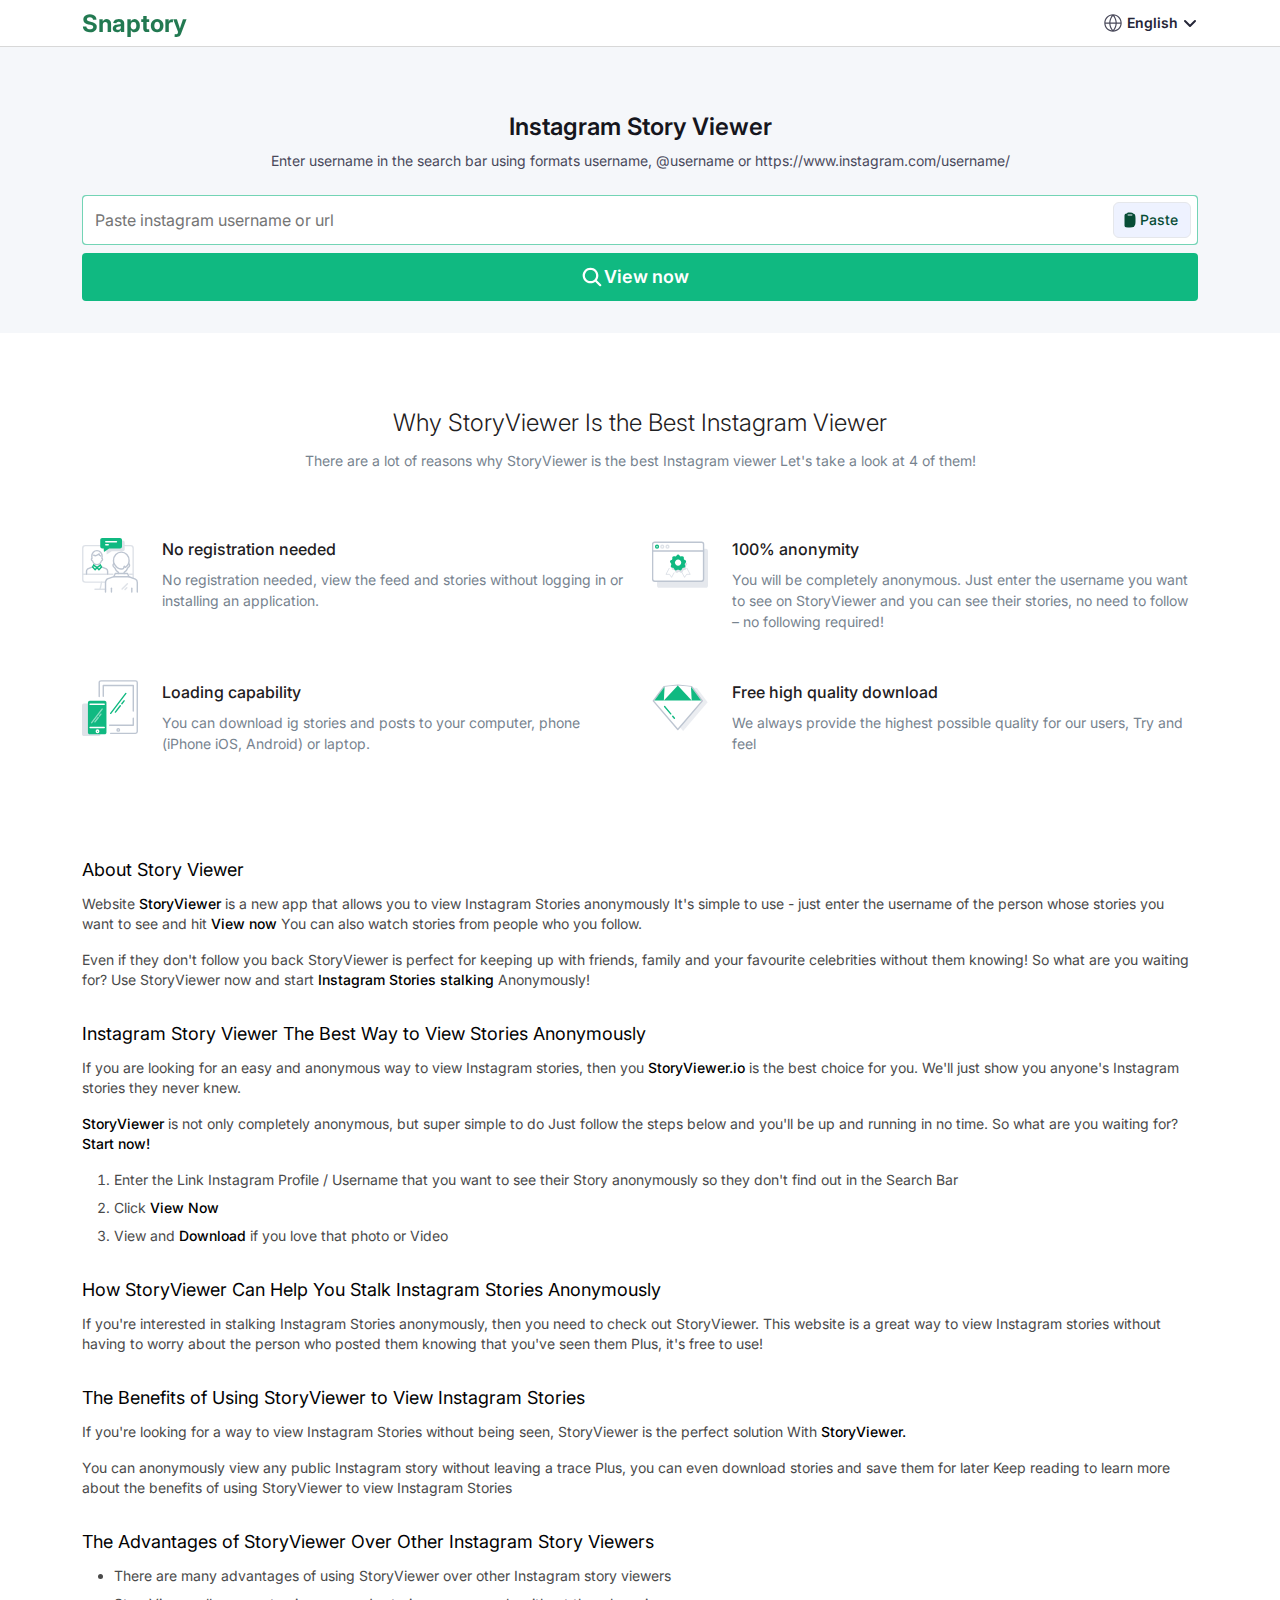
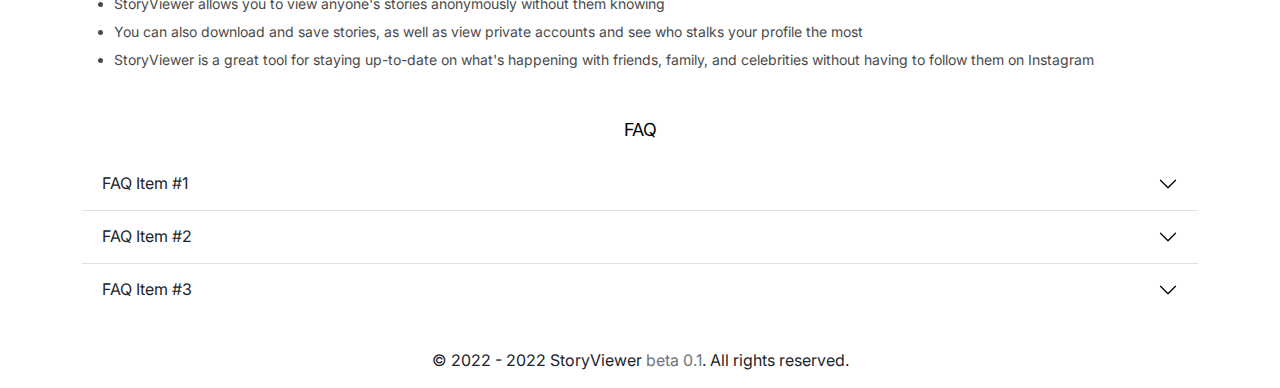
<file: index.html>
<!DOCTYPE html>
<html lang="en">
<head>
    <meta charset="UTF-8">
    <meta http-equiv="X-UA-Compatible" content="IE=edge">
    <meta name="viewport" content="width=device-width, initial-scale=1.0">
    <title>Document</title>
    <link href="/assets/css/bootstrap.css?v=1.5" rel="stylesheet">
    <link rel="stylesheet" href="/assets/style.css?v=1.5">

</head>
<body>
    <!-- HEADER Start  -->
    <header>
      <nav class="navbar" id="navbar">
          <div class="container">
            <a class="navbar-brand" href="#">Snaptory</a>
            <div class="navbar-language">
              <div class="nav-link" role="button" data-bs-toggle="dropdown" aria-expanded="false"><svg class="svg-globe" width="20" height="21" viewBox="0 0 20 21" fill="none" xmlns="http://www.w3.org/2000/svg"><path fill-rule="evenodd" clip-rule="evenodd" d="M10 1.33334C4.9374 1.33334 0.833344 5.4374 0.833344 10.5C0.833344 15.5626 4.9374 19.6667 10 19.6667C15.0626 19.6667 19.1667 15.5626 19.1667 10.5C19.1667 5.4374 15.0626 1.33334 10 1.33334ZM2.09412 10.0833H6.04855C6.13212 7.55265 6.9645 5.50806 7.7927 4.08012C8.11769 3.5198 8.44309 3.0525 8.72464 2.68554C5.09242 3.2738 2.28857 6.33342 2.09412 10.0833ZM6.06924 11.3333H2.12668C2.4989 14.8914 5.22791 17.7482 8.72462 18.3145C8.44308 17.9475 8.11768 17.4802 7.7927 16.9199C7.01044 15.5712 6.22445 13.6723 6.06924 11.3333ZM7.32232 11.3333H12.6777C12.5252 13.3994 11.8274 15.0835 11.126 16.2928C10.7295 16.9764 10.3338 17.5048 10.0396 17.8599L10 17.9073L9.96044 17.8599C9.66625 17.5048 9.27049 16.9764 8.87399 16.2928C8.1726 15.0835 7.47484 13.3994 7.32232 11.3333ZM12.7007 10.0833H7.29931C7.38218 7.82641 8.12602 5.99687 8.87399 4.70727C9.27049 4.02364 9.66625 3.49522 9.96044 3.14016L10 3.09271L10.0396 3.14016C10.3338 3.49522 10.7295 4.02364 11.126 4.70727C11.874 5.99687 12.6178 7.82641 12.7007 10.0833ZM13.9308 11.3333C13.7756 13.6723 12.9896 15.5712 12.2073 16.9199C11.8823 17.4802 11.5569 17.9475 11.2754 18.3145C14.7721 17.7482 17.5011 14.8914 17.8733 11.3333H13.9308ZM17.9059 10.0833H13.9515C13.8679 7.55265 13.0355 5.50806 12.2073 4.08012C11.8823 3.5198 11.5569 3.0525 11.2754 2.68554C14.9076 3.2738 17.7115 6.33342 17.9059 10.0833Z" fill="#49495A"/></svg>English</div>
              <ul class="dropdown-menu">
                  <li><a class="dropdown-item" href="#">English</a></li><li><a class="dropdown-item" href="#">Tiếng Việt</a></li>
                  <li><a class="dropdown-item" href="#">GGG</a></li>
              </ul>
            </div>
          </div>
        </nav>

    </header>
    <!-- MAIN Start  -->
    <main>
          <div class="hero" id="hero">
            <div class="container">
                <div class="row">
                    <div class="col-12">
                        <h1 class="hero-h1">Instagram Story Viewer</h1>
                        <h2 class="hero-h2">Enter username in the search bar using formats username, @username or https://www.instagram.com/username/</h2>
                        <form action="">
                            <svg xmlns="http://www.w3.org/2000/svg" style="display: none;">
                              <symbol id="exclamation-triangle-fill" viewBox="0 0 16 16">
                                <path d="M8.982 1.566a1.13 1.13 0 0 0-1.96 0L.165 13.233c-.457.778.091 1.767.98 1.767h13.713c.889 0 1.438-.99.98-1.767L8.982 1.566zM8 5c.535 0 .954.462.9.995l-.35 3.507a.552.552 0 0 1-1.1 0L7.1 5.995A.905.905 0 0 1 8 5zm.002 6a1 1 0 1 1 0 2 1 1 0 0 1 0-2z"></path>
                              </symbol>
                            </svg>
                            <div class="alert alert-warning" id="alert-box" role="alert"><svg class="bi flex-shrink-0 me-2" role="img" aria-label="Warning:"><use xlink:href="#exclamation-triangle-fill"></use></svg><div id="alert"></div></div>
                            <div class="input">
                                <input type="text" class="form-url" id="username" aria-describedby="username" placeholder="Paste instagram username or url">
                                <button class="btn btn-paste" id="paste"><i class="icon icon-paste"></i>Paste</button>
                                <button class="btn btn-clear" id="clear"><i class="icon icon-clear"></i>Clear</button>
                                <span></span>
                            </div>
                            <button class="btn btn-primary">
                              <span class="btntext-view"><svg width="25" height="24" viewBox="0 0 25 24" fill="none" xmlns="http://www.w3.org/2000/svg"><path d="M21.9073 19.7527L17.4969 15.3422C18.5587 13.9286 19.1319 12.208 19.13 10.44C19.13 5.92406 15.4559 2.25 10.94 2.25C6.42406 2.25 2.75 5.92406 2.75 10.44C2.75 14.9559 6.42406 18.63 10.94 18.63C12.708 18.6319 14.4286 18.0587 15.8422 16.9969L20.2527 21.4073C20.4759 21.6069 20.7671 21.7135 21.0664 21.7051C21.3658 21.6967 21.6506 21.574 21.8623 21.3623C22.074 21.1506 22.1967 20.8658 22.2051 20.5664C22.2135 20.2671 22.1069 19.9759 21.9073 19.7527ZM5.09 10.44C5.09 9.28298 5.4331 8.15194 6.0759 7.18991C6.71871 6.22789 7.63235 5.47808 8.7013 5.03531C9.77025 4.59253 10.9465 4.47668 12.0813 4.70241C13.2161 4.92813 14.2584 5.48529 15.0766 6.30343C15.8947 7.12156 16.4519 8.16393 16.6776 9.29872C16.9033 10.4335 16.7875 11.6098 16.3447 12.6787C15.9019 13.7476 15.1521 14.6613 14.1901 15.3041C13.2281 15.9469 12.097 16.29 10.94 16.29C9.38906 16.2881 7.90217 15.6712 6.80548 14.5745C5.7088 13.4778 5.09186 11.9909 5.09 10.44Z" fill="white"/></svg>View now</span>
                              <div class="btntext-loading">Please wait...</div>
                            </button>
                        </form>
                    </div>
                </div>
            </div>
          </div>
          <div class="content" id="content">
            <div class="container">
                <div class="row">
                    <div class="col-12">
                      <div class="feature">
                        <div class="feature-title">
                          <h2 class="h2">Why StoryViewer Is the Best Instagram Viewer</h2>
                          <span class="feature-desc">There are a lot of reasons why StoryViewer is the best Instagram viewer Let's take a look at 4 of them!</span>

                        </div>
                        <div class="row">
                            <div class="col-12 col-md-6 feature-item">
                              <div class="feature-img"><svg xmlns="http://www.w3.org/2000/svg" xmlns:xlink="http://www.w3.org/1999/xlink" x="0px" y="0px" viewBox="0 0 120 120" style="enable-background:new 0 0 120 120;" xml:space="preserve" class="injected-svg js-svg-injector" data-parent="#icon18"> <style type="text/css"> .icon-18-0{fill:none;stroke:#BDC5D1;}.icon-18-1{fill:none;stroke:#FFFFFF;}.icon-18-2{fill:none;stroke: #10B981;}.icon-18-3{fill:none;stroke:#BDC5D1;}.icon-18-4{fill:#BDC5D1;}.icon-18-5{fill: #10B981;}</style> <polygon class="icon-18-0 fill-none stroke-gray-400" stroke-width="3" stroke-linecap="round" stroke-linejoin="round" stroke-miterlimit="10" points="71.3,78.1 97.6,78.1 100.6,85.3 68.2,85.3 "></polygon> <g opacity=".5"> <path class="icon-18-0 fill-none stroke-gray-400" stroke-width="3" stroke-linecap="round" stroke-linejoin="round" stroke-miterlimit="10" d="M92,18.4h12.1c3.1,0,5.5,2.5,5.5,5.5v64.2"></path> <path class="icon-18-0 fill-none stroke-gray-400" stroke-width="3" stroke-linecap="round" stroke-linejoin="round" stroke-miterlimit="10" d="M50.4,96.7H7.1c-3.1,0-5.5-2.5-5.5-5.5V23.9c0-3.1,2.5-5.5,5.5-5.5h38.3"></path> <path class="icon-18-0 fill-none stroke-gray-400" stroke-width="3" stroke-linecap="round" stroke-linejoin="round" stroke-miterlimit="10" d="M109.6,91.2"></path> <path class="icon-18-0 fill-none stroke-gray-400" stroke-width="3" stroke-linecap="round" stroke-linejoin="round" stroke-miterlimit="10" d="M99.1,79.8"></path> <line class="icon-18-0 fill-none stroke-gray-400" stroke-width="3" stroke-linecap="round" stroke-linejoin="round" stroke-miterlimit="10" x1="1.5" y1="79.8" x2="66.2" y2="79.8"></line> <line class="icon-18-0 fill-none stroke-gray-400" stroke-width="3" stroke-linecap="round" stroke-linejoin="round" stroke-miterlimit="10" x1="102" y1="79.8" x2="109" y2="79.8"></line> <path class="icon-18-0 fill-none stroke-gray-400" stroke-width="3" stroke-linecap="round" stroke-linejoin="round" stroke-miterlimit="10" d="M9,79.8"></path> <g> <line class="icon-18-0 fill-none stroke-gray-400" stroke-width="3" stroke-linecap="round" stroke-linejoin="round" stroke-miterlimit="10" x1="42" y1="96.7" x2="38.8" y2="111.9"></line> </g> <line class="icon-18-0 fill-none stroke-gray-400" stroke-width="3" stroke-linecap="round" stroke-linejoin="round" stroke-miterlimit="10" x1="50.4" y1="111.9" x2="27.8" y2="111.9"></line> </g> <g> <path class="icon-18-0 fill-none stroke-gray-400" stroke-width="3" stroke-linecap="round" stroke-linejoin="round" stroke-miterlimit="10" d="M42.5,45.3c0.4-1.3,0.6-2.7,0.6-4.2c0-6.9-5-12-11.1-12S21,34.3,21,41.2c0,1.5,0.2,2.9,0.6,4.2 c-0.9,0.6-1.4,1.6-1.4,2.7c0,1.5,1,2.7,2.3,3.1c1.6,4.7,5.3,8.1,9.6,8.1s8-3.3,9.6-8.1C43,50.7,44,49.5,44,48 C44,46.9,43.4,45.9,42.5,45.3z"></path> <path class="icon-18-0 fill-none stroke-gray-400" stroke-width="3" stroke-linecap="round" stroke-linejoin="round" stroke-miterlimit="10" d="M39.8,40.6c-0.3-1.3-1.2-1.3-2.3-1.3c-0.4,0-0.6-2.9-0.6-2.9s-1.2,0-3.2,1.8c-4.2,3.7-8.8,0.8-8.8,0.8"></path> <g> <path class="icon-18-0 fill-none stroke-gray-400" stroke-width="3" stroke-linecap="round" stroke-linejoin="round" stroke-miterlimit="10" d="M21.7,41.9"></path> <path class="icon-18-0 fill-none stroke-gray-400" stroke-width="3" stroke-linecap="round" stroke-linejoin="round" stroke-miterlimit="10" d="M41.7,64.1l10.5,4.4c1.9,1,2.7,2.9,2.7,4.9v0.4v5.6"></path> <polyline class="icon-18-2 fill-none stroke-primary" stroke-width="3" stroke-linecap="round" stroke-linejoin="round" stroke-miterlimit="10" points="32.2,65.6 36.3,70.2 41.8,64.3 39.4,60.2 "></polyline> <path class="icon-18-0 fill-none stroke-gray-400" stroke-width="3" stroke-linecap="round" stroke-linejoin="round" stroke-miterlimit="10" d="M22.7,64.1l-10.3,4.2c-0.7,0.4-1.2,0.9-1.6,1.5c-0.7,1-1.1,2.1-1.1,3.4v6.2"></path> <path class="icon-18-0 fill-none stroke-gray-400" stroke-width="3" stroke-linecap="round" stroke-linejoin="round" stroke-miterlimit="10" d="M22.1,47.8"></path> <polyline class="icon-18-2 fill-none stroke-primary" stroke-width="3" stroke-linecap="round" stroke-linejoin="round" stroke-miterlimit="10" points="32.2,65.6 28.2,70.2 22.7,64.3 25,60.2 "></polyline> <line class="icon-18-2 fill-none stroke-primary" stroke-width="3" stroke-linecap="round" stroke-linejoin="round" stroke-miterlimit="10" x1="39.4" y1="60.2" x2="32.2" y2="65.6"></line> <line class="icon-18-2 fill-none stroke-primary" stroke-width="3" stroke-linecap="round" stroke-linejoin="round" stroke-miterlimit="10" x1="25" y1="60.2" x2="32.2" y2="65.6"></line> </g> </g> <line class="icon-18-0 fill-none stroke-gray-400" stroke-width="3" stroke-linecap="round" stroke-linejoin="round" stroke-miterlimit="10" x1="63.1" y1="109.8" x2="63.1" y2="118"></line> <line class="icon-18-0 fill-none stroke-gray-400" stroke-width="3" stroke-linecap="round" stroke-linejoin="round" stroke-miterlimit="10" x1="106.7" y1="109.8" x2="106.7" y2="118"></line> <g> <path class="icon-18-0 fill-none stroke-gray-400" stroke-width="3" stroke-linecap="round" stroke-linejoin="round" stroke-miterlimit="10" d="M90.3,78.1V76c3.7-2,6.6-5.8,8.2-10.5c2-0.6,3.5-2.4,3.5-4.7c0-1.7-0.9-3.2-2.1-4.1c0.6-2,1-4.1,1-6.2 c0-10.4-7.5-18.1-16.7-18.1c-9.2,0-16.7,7.8-16.7,18.1c0,2.2,0.3,4.3,1,6.2c-1.3,0.9-2.1,2.4-2.1,4.1c0,2.2,1.5,4.1,3.5,4.7 c1.6,4.7,4.5,8.5,8.2,10.5v2.1"></path> <path class="icon-18-0 fill-none stroke-gray-400" stroke-width="3" stroke-linecap="round" stroke-linejoin="round" stroke-miterlimit="10" d="M118.5,118V98.2v-0.6c0-3-1.2-5.9-4.1-7.4l-13.7-5l0,0.1"></path> <path class="icon-18-0 fill-none stroke-gray-400" stroke-width="3" stroke-linecap="round" stroke-linejoin="round" stroke-miterlimit="10" d="M68.4,84.9l-13.9,5c-1,0.6-1.8,1.4-2.5,2.3c-1,1.5-1.6,3.2-1.6,5.1V118"></path> </g> <line class="icon-18-3 fill-none stroke-gray-400" opacity=".5" stroke-width="3" stroke-linecap="round" stroke-linejoin="round" stroke-miterlimit="10" x1="97.3" y1="100.2" x2="85.9" y2="111.6"></line> <line class="icon-18-3 fill-none stroke-gray-400" opacity=".5" stroke-width="3" stroke-linecap="round" stroke-linejoin="round" stroke-miterlimit="10" x1="96" y1="108.5" x2="92.2" y2="112.3"></line> <path class="icon-18-0 fill-none stroke-gray-400" stroke-width="3" stroke-linecap="round" stroke-linejoin="round" stroke-miterlimit="10" d="M99.9,56.8c-1.2,3.5-4.8,6.7-7,8.4c-0.3,0.2-2.4-2.5-2.4-2.5s-1.3,4.8-2,5c-6.4,2.4-14.3-0.6-20.1-11"></path> <g> <g> <path class="icon-18-4 fill-gray-400" opacity=".5" stroke-width="3" stroke-linecap="round" stroke-linejoin="round" stroke-miterlimit="10" d="M87.2,7.5h-38c-2.4,0-4.3,1.9-4.3,4.3v14.3c0,2.4,1.9,4.3,4.3,4.3h3.6v7l11.1-7h23.3c2.4,0,4.3-1.9,4.3-4.3 V11.8C91.5,9.4,89.6,7.5,87.2,7.5z"></path> <path class="icon-18-5 fill-primary" d="M81.4,2h-38c-2.4,0-4.3,1.9-4.3,4.3v14.3c0,2.4,1.9,4.3,4.3,4.3H47v7l11.1-7h23.3c2.4,0,4.3-1.9,4.3-4.3V6.3 C85.7,3.9,83.8,2,81.4,2z"></path> <g> <line class="icon-18-1 fill-none stroke-white" stroke-width="3" stroke-linecap="round" stroke-linejoin="round" stroke-miterlimit="10" x1="73.9" y1="10.3" x2="50.9" y2="10.3"></line> <line class="icon-18-1 fill-none stroke-white" stroke-width="3" stroke-linecap="round" stroke-linejoin="round" stroke-miterlimit="10" x1="56.2" y1="16.5" x2="50.9" y2="16.5"></line> </g> </g> </g> </svg></div>
                              <div class="feature-text">
                                <h3>No registration needed</h3>
                                <p>No registration needed, view the feed and stories without logging in or installing an application.</p>
                              </div>
                            </div>
                            <div class="col-12 col-md-6 feature-item">
                              <div class="feature-img"><svg version="1.1" xmlns="http://www.w3.org/2000/svg" xmlns:xlink="http://www.w3.org/1999/xlink" x="0" y="0" width="204" height="204" viewBox="0, 0, 120, 120"> <g id="Layer_1"> <path d="M115.5,108.9 L15.3,108.9 C12.8,108.9 10.8,106.9 10.8,104.4 L10.8,29.8 C10.8,27.3 12.8,25.3 15.3,25.3 L115.5,25.3 C118,25.3 120,27.3 120,29.8 L120,104.3 C120,106.9 118,108.9 115.5,108.9 z" fill="#BDC5D1" opacity="0.4"/> <g> <path d="M106,94.7 L5.8,94.7 C3.3,94.7 1.3,92.7 1.3,90.2 L1.3,15.6 C1.3,13.1 3.3,11.1 5.8,11.1 L106,11.1 C108.5,11.1 110.5,13.1 110.5,15.6 L110.5,90.1 C110.5,92.7 108.5,94.7 106,94.7 z" fill="#FFFFFF"/> <path d="M106,94.7 L5.8,94.7 C3.3,94.7 1.3,92.7 1.3,90.2 L1.3,15.6 C1.3,13.1 3.3,11.1 5.8,11.1 L106,11.1 C108.5,11.1 110.5,13.1 110.5,15.6 L110.5,90.1 C110.5,92.7 108.5,94.7 106,94.7 z" fill-opacity="0" stroke="#BDC5D1" stroke-width="3" stroke-linecap="round" stroke-linejoin="round" stroke-miterlimit="10"/> </g> <path d="M36.2,20.8 C36.2,22.457 34.857,23.8 33.2,23.8 C31.543,23.8 30.2,22.457 30.2,20.8 C30.2,19.143 31.543,17.8 33.2,17.8 C34.857,17.8 36.2,19.143 36.2,20.8 z" fill-opacity="0" stroke="#BDC5D1" stroke-width="3" stroke-linecap="round" stroke-linejoin="round" stroke-miterlimit="10" opacity="0.5"/> <path d="M25,20.8 C25,22.457 23.657,23.8 22,23.8 C20.343,23.8 19,22.457 19,20.8 C19,19.143 20.343,17.8 22,17.8 C23.657,17.8 25,19.143 25,20.8 z" fill-opacity="0" stroke="#BDC5D1" stroke-width="3" stroke-linecap="round" stroke-linejoin="round" stroke-miterlimit="10" opacity="0.5"/> <path d="M13.8,20.8 C13.8,22.457 12.457,23.8 10.8,23.8 C9.143,23.8 7.8,22.457 7.8,20.8 C7.8,19.143 9.143,17.8 10.8,17.8 C12.457,17.8 13.8,19.143 13.8,20.8 z" fill-opacity="0" stroke="#10B981" stroke-width="3" stroke-linecap="round" stroke-linejoin="round" stroke-miterlimit="10"/> <path d="M1.3,30 L110.5,30" fill-opacity="0" stroke="#BDC5D1" stroke-width="3" stroke-linecap="round" stroke-linejoin="round" stroke-miterlimit="10"/> </g> <g id="Layer_2"> <path d="M55.588,75.864 L55.588,75.864 C53.541,77.908 50.025,76.619 49.757,73.73 L49.757,73.73 C49.579,71.864 47.933,70.486 46.063,70.619 L46.063,70.619 C43.17,70.841 41.3,67.641 42.947,65.241 L42.947,65.241 C44.016,63.685 43.66,61.596 42.102,60.485 L42.102,60.485 C39.743,58.796 40.366,55.152 43.17,54.396 L43.17,54.396 C44.995,53.907 46.063,52.04 45.573,50.218 L45.573,50.218 C44.817,47.418 47.71,45.018 50.336,46.262 L50.336,46.262 C52.028,47.062 54.075,46.307 54.876,44.618 L54.876,44.618 C56.123,41.995 59.861,41.995 61.063,44.618 L61.063,44.618 C61.864,46.307 63.912,47.062 65.603,46.262 L65.603,46.262 C68.23,45.062 71.078,47.462 70.366,50.218 L70.366,50.218 C69.876,52.04 70.945,53.907 72.77,54.396 L72.77,54.396 C75.574,55.152 76.197,58.841 73.838,60.485 L73.838,60.485 C72.28,61.552 71.924,63.685 72.992,65.241 L72.992,65.241 C74.639,67.597 72.77,70.841 69.876,70.619 L69.876,70.619 C68.007,70.441 66.36,71.864 66.182,73.73 L66.182,73.73 C65.915,76.619 62.399,77.864 60.351,75.864 L60.351,75.864 C59.06,74.53 56.924,74.53 55.588,75.864 z" fill="#BDC5D1" opacity="0.5"/> <path d="M53.496,70.93 L53.496,70.93 C51.449,72.975 47.933,71.686 47.665,68.797 L47.665,68.797 C47.487,66.93 45.841,65.552 43.971,65.685 L43.971,65.685 C41.078,65.908 39.208,62.708 40.855,60.307 L40.855,60.307 C41.924,58.752 41.567,56.663 40.01,55.552 L40.01,55.552 C37.651,53.863 38.274,50.218 41.078,49.462 L41.078,49.462 C42.903,48.973 43.971,47.107 43.481,45.284 L43.481,45.284 C42.725,42.484 45.618,40.084 48.244,41.329 L48.244,41.329 C49.936,42.129 51.983,41.373 52.784,39.684 L52.784,39.684 C54.031,37.062 57.769,37.062 58.971,39.684 L58.971,39.684 C59.772,41.373 61.775,42.129 63.511,41.329 L63.511,41.329 C66.137,40.128 68.986,42.529 68.274,45.284 L68.274,45.284 C67.784,47.107 68.853,48.973 70.678,49.462 L70.678,49.462 C73.482,50.218 74.105,53.907 71.746,55.552 L71.746,55.552 C70.188,56.618 69.832,58.752 70.9,60.307 L70.9,60.307 C72.547,62.663 70.678,65.908 67.784,65.685 L67.784,65.685 C65.915,65.508 64.268,66.93 64.09,68.797 L64.09,68.797 C63.823,71.686 60.307,72.93 58.259,70.93 L58.259,70.93 C56.968,69.597 54.832,69.597 53.496,70.93 z" fill="#10B981"/> <path d="M62.621,54.84 C62.621,58.547 59.612,61.552 55.9,61.552 C52.188,61.552 49.179,58.547 49.179,54.84 C49.179,51.134 52.188,48.129 55.9,48.129 C59.612,48.129 62.621,51.134 62.621,54.84 z" fill="#FFFFFF"/> <path d="M64.58,76.753 L69.787,86.487 L74.105,80.042 L81.85,80.086 L74.995,67.197" fill-opacity="0" stroke="#BDC5D1" stroke-width="1" stroke-linecap="round" stroke-linejoin="round" stroke-miterlimit="10"/> <path d="M47.22,76.753 L42.013,86.487 L37.695,80.042 L29.95,80.086 L36.805,67.197" fill-opacity="0" stroke="#BDC5D1" stroke-width="1" stroke-linecap="round" stroke-linejoin="round" stroke-miterlimit="10"/> </g></svg></div>
                              <div class="feature-text">
                                <h3>100% anonymity</h3>
                                <p>You will be completely anonymous. Just enter the username you want to see on StoryViewer and you can see their stories, no need to follow – no following required!</p>
                              </div>
                            </div>
                            <div class="col-12 col-md-6 feature-item">
                              <div class="feature-img"><svg xmlns="http://www.w3.org/2000/svg" xmlns:xlink="http://www.w3.org/1999/xlink" x="0px" y="0px" viewBox="0 0 120 120" style="enable-background:new 0 0 120 120;" xml:space="preserve" class="injected-svg js-svg-injector" data-parent="#icon9"><style type="text/css">.icon-9-0{fill:none;stroke:#FFFFFF;}.icon-9-1{fill:#BDC5D1;}.icon-9-2{fill: #10B981;}.icon-9-3{fill:none;stroke:#BDC5D1;}.icon-9-5{fill:none;stroke: #10B981;}</style><path class="icon-9-1 fill-gray-400" opacity=".5" d="M35.7,120H4c-2.2,0-4-1.8-4-4V54.1c0-2.2,1.8-4,4-4h31.7c2.2,0,4,1.8,4,4V116C39.7,118.2,37.9,120,35.7,120z"></path><path class="icon-9-2 fill-primary" d="M48.4,116.4H16.7c-2.2,0-4-1.8-4-4V48.5c0-2.2,1.8-4,4-4h31.7c2.2,0,4,1.8,4,4v63.9 C52.4,114.6,50.6,116.4,48.4,116.4z"></path><path class="icon-9-3 fill-none stroke-gray-400" stroke-width="3" stroke-linecap="round" stroke-linejoin="round" stroke-miterlimit="10" d="M80.3,106.9c0,1.4-1.1,2.6-2.6,2.6c-1.4,0-2.6-1.1-2.6-2.6c0-1.4,1.1-2.6,2.6-2.6 C79.2,104.3,80.3,105.5,80.3,106.9z"></path><circle class="icon-9-0 fill-none stroke-white" stroke-width="3" stroke-linecap="round" stroke-linejoin="round" stroke-miterlimit="10" cx="33.2" cy="109.9" r="2.6"></circle><line class="icon-9-0 fill-none stroke-white" stroke-width="3" stroke-linecap="round" stroke-linejoin="round" stroke-miterlimit="10" x1="17.3" y1="52.1" x2="47.6" y2="52.1"></line><line class="icon-9-0 fill-none stroke-white" stroke-width="3" stroke-linecap="round" stroke-linejoin="round" stroke-miterlimit="10" x1="47.6" y1="101.7" x2="17.3" y2="101.7"></line><path class="icon-9-3 fill-none stroke-gray-400" stroke-width="3" stroke-linecap="round" stroke-linejoin="round" stroke-miterlimit="10" d="M36.9,35.3V5.6c0-2.1,1.7-3.8,3.8-3.8h73.9c2.1,0,3.8,1.7,3.8,3.8v104.9c0,2.1-1.7,3.8-3.8,3.8H61.3"></path><line class="icon-9-5 fill-none stroke-primary" stroke-width="3" stroke-linecap="round" stroke-linejoin="round" stroke-miterlimit="10" x1="94" y1="28.8" x2="61.5" y2="71.4"></line><line class="icon-9-5 fill-none stroke-primary" stroke-width="3" stroke-linecap="round" stroke-linejoin="round" stroke-miterlimit="10" x1="71.6" y1="68.8" x2="82.1" y2="55.1"></line><line class="icon-9-5 fill-none stroke-primary" stroke-width="3" stroke-linecap="round" stroke-linejoin="round" stroke-miterlimit="10" x1="85.4" y1="50.8" x2="90.2" y2="44.7"></line><line class="icon-9-0 fill-none stroke-white" opacity=".5" stroke-width="3" stroke-linecap="round" stroke-linejoin="round" stroke-miterlimit="10" x1="43.1" y1="62.3" x2="20.8" y2="91.5"></line><line class="icon-9-0 fill-none stroke-white" opacity=".5" stroke-width="3" stroke-linecap="round" stroke-linejoin="round" stroke-miterlimit="10" x1="27.7" y1="89.7" x2="34.9" y2="80.3"></line><line class="icon-9-0 fill-none stroke-white" opacity=".5" stroke-width="3" stroke-linecap="round" stroke-linejoin="round" stroke-miterlimit="10" x1="37.2" y1="77.3" x2="40.5" y2="73.2"></line><line class="icon-9-0 fill-none stroke-white" stroke-width="3" stroke-linecap="round" stroke-linejoin="round" stroke-miterlimit="10" x1="72.5" y1="6.8" x2="82.7" y2="6.8"></line><polyline class="icon-9-3 fill-none stroke-gray-400" stroke-width="3" stroke-linecap="round" stroke-linejoin="round" stroke-miterlimit="10" points="45.6,34.8 45.6,11.7 109.9,11.7 109.9,66.4 "></polyline><polyline class="icon-9-3 fill-none stroke-gray-400" stroke-width="3" stroke-linecap="round" stroke-linejoin="round" stroke-miterlimit="10" points="109.9,81.7 109.9,96.9 59.3,96.9 "></polyline></svg></div>
                              <div class="feature-text">
                                <h3>Loading capability</h3>
                                <p>You can download ig stories and posts to your computer, phone (iPhone iOS, Android) or laptop.</p>
                              </div>
                            </div>
                            <div class="col-12 col-md-6 feature-item">
                              <div class="feature-img"><svg xmlns="http://www.w3.org/2000/svg" xmlns:xlink="http://www.w3.org/1999/xlink" x="0px" y="0px" viewBox="0 0 120 120" style="enable-background:new 0 0 120 120;" xml:space="preserve" class="injected-svg js-svg-injector" data-parent="#icon30"><style type="text/css">.icon-30-0{fill:#BDC5D1;}.icon-30-1{fill:#FFFFFF;stroke:#BDC5D1;}.icon-30-2{fill:#FFFFFF;}.icon-30-3{fill: #10B981;}.icon-30-4{fill:none;stroke: #10B981;}</style><g><polygon class="icon-30-0 fill-gray-400" opacity=".3" points="119.2,47.9 103.5,26.8 96.3,17.2 96.3,17.2 71.9,14.6 66.7,14.1 66.7,14.1 66.7,14.1 66.7,14.1 66.7,14.1 66.7,14.1 66.7,14.1 64.3,14.3 37.1,17.2 14.2,47.9 14.2,47.9 14.2,47.9 66.7,109.1 119.2,47.9 "></polygon><path class="icon-30-1 fill-white stroke-gray-400" stroke-width="3" stroke-linecap="round" stroke-linejoin="round" stroke-miterlimit="10" d="M25.7,14.1L55.3,11l29.6,3.1l22.9,30.7l-52.5,61.1L2.8,44.8L25.7,14.1z"></path><g transform="translate(59.000000, 85.000000)"><polygon class="icon-30-2 fill-white" points="-3.7,-73.3 -32,-70.3 -33.6,-40.9"></polygon><polygon class="icon-30-2 fill-white" points="-3.7,-73.3 24.5,-70.3 26.1,-40.9"></polygon><polygon class="icon-30-3 fill-primary" points="46.4,-40.9 24.5,-70.3 26.1,-40.9"></polygon><polygon class="icon-30-3 fill-primary" points="-53.9,-40.9 -32,-70.3 -33.6,-40.9"></polygon><polygon class="icon-30-3 fill-primary" points="-3.7,-73.3 -33.6,-40.9 26.1,-40.9"></polygon></g></g><line class="icon-30-4 fill-none stroke-primary" stroke-width="3" stroke-linecap="round" stroke-linejoin="round" stroke-miterlimit="10" x1="27" y1="56.8" x2="40.2" y2="72.6"></line><line class="icon-30-4 fill-none stroke-primary" stroke-width="3" stroke-linecap="round" stroke-linejoin="round" stroke-miterlimit="10" x1="44.4" y1="77.6" x2="48" y2="82"></line></svg></div>
                              <div class="feature-text">
                                <h3>Free high quality download</h3>
                                <p>We always provide the highest possible quality for our users, Try and feel</p>
                              </div>
                            </div>
                        </div>
                      </div>

                        <h3 class="h3 mt-0">About Story Viewer</h3>
                        <p>Website <b>StoryViewer</b> is a new app that allows you to view Instagram Stories anonymously It's simple to use - just enter the username of the person whose stories you want to see and hit  <b>View now</b> You can also watch stories from people who you follow.</p>
                        <p>Even if they don't follow you back StoryViewer is perfect for keeping up with friends, family and your favourite celebrities without them knowing! So what are you waiting for? Use StoryViewer now and start <b>Instagram Stories stalking</b> Anonymously!</p>
                       
                        <h3 class="h3">Instagram Story Viewer The Best Way to View Stories Anonymously</h3>
                       <p>If you are looking for an easy and anonymous way to view Instagram stories, then you <b>StoryViewer.io</b> is the best choice for you. We'll just show you anyone's Instagram stories they never knew.</p>
                       <p><b>StoryViewer</b> is not only completely anonymous, but super simple to do Just follow the steps below and you'll be up and running in no time. So what are you waiting for? <b>Start now!</b></p>
                       <ol>
                        <li>Enter the Link Instagram Profile / Username that you want to see their Story anonymously so they don't find out in the Search Bar</li>
                        <li>Click <b>View Now</b></li>
                        <li>View and <b>Download</b> if you love that photo or Video</li>
                       </ol>

                       <h3 class="h3">How StoryViewer Can Help You Stalk Instagram Stories Anonymously</h3>
                       <p>If you're interested in stalking Instagram Stories anonymously, then you need to check out StoryViewer. This website is a great way to view Instagram stories without having to worry about the person who posted them knowing that you've seen them Plus, it's free to use!</p>

                      <h3 class="h3">The Benefits of Using StoryViewer to View Instagram Stories</h3>
                      <p>If you're looking for a way to view Instagram Stories without being seen, StoryViewer is the perfect solution With <b>StoryViewer.</b></p>
                      <p>You can anonymously view any public Instagram story without leaving a trace Plus, you can even download stories and save them for later Keep reading to learn more about the benefits of using StoryViewer to view Instagram Stories</p>

                       <h3 class="h3">The Advantages of StoryViewer Over Other Instagram Story Viewers</h3>
                       <ul>
                        <li>There are many advantages of using StoryViewer over other Instagram story viewers</li>
                        <li>StoryViewer allows you to view anyone's stories anonymously without them knowing</li>
                        <li>You can also download and save stories, as well as view private accounts and see who stalks your profile the most </li>
                        <li>StoryViewer is a great tool for staying up-to-date on what's happening with friends, family, and celebrities without having to follow them on Instagram</li>
                       </ul>
                       <h3 class="h3 text-center mt-5 mb-3">FAQ</h3>
                       <div class="accordion accordion-flush" id="accordionFlushExample">
                        <div class="accordion-item">
                          <h2 class="accordion-header" id="flush-headingOne">
                            <button class="accordion-button collapsed" type="button" data-bs-toggle="collapse" data-bs-target="#flush-collapseOne" aria-expanded="false" aria-controls="flush-collapseOne">
                              FAQ Item #1
                            </button>
                          </h2>
                          <div id="flush-collapseOne" class="accordion-collapse collapse" aria-labelledby="flush-headingOne" data-bs-parent="#accordionFlushExample">
                            <div class="accordion-body">Placeholder content for this accordion, which is intended to demonstrate the <code>.accordion-flush</code> class. This is the first item's accordion body.</div>
                          </div>
                        </div>
                        <div class="accordion-item">
                          <h2 class="accordion-header" id="flush-headingTwo">
                            <button class="accordion-button collapsed" type="button" data-bs-toggle="collapse" data-bs-target="#flush-collapseTwo" aria-expanded="false" aria-controls="flush-collapseTwo">
                                FAQ Item #2
                            </button>
                          </h2>
                          <div id="flush-collapseTwo" class="accordion-collapse collapse" aria-labelledby="flush-headingTwo" data-bs-parent="#accordionFlushExample">
                            <div class="accordion-body">Placeholder content for this accordion, which is intended to demonstrate the <code>.accordion-flush</code> class. This is the second item's accordion body. Let's imagine this being filled with some actual content.</div>
                          </div>
                        </div>
                        <div class="accordion-item">
                          <h2 class="accordion-header" id="flush-headingThree">
                            <button class="accordion-button collapsed" type="button" data-bs-toggle="collapse" data-bs-target="#flush-collapseThree" aria-expanded="false" aria-controls="flush-collapseThree">
                                FAQ Item #3
                            </button>
                          </h2>
                          <div id="flush-collapseThree" class="accordion-collapse collapse" aria-labelledby="flush-headingThree" data-bs-parent="#accordionFlushExample">
                            <div class="accordion-body">Placeholder content for this accordion, which is intended to demonstrate the <code>.accordion-flush</code> class. This is the third item's accordion body. Nothing more exciting happening here in terms of content, but just filling up the space to make it look, at least at first glance, a bit more representative of how this would look in a real-world application.</div>
                          </div>
                        </div>
                      </div>
                    </div>
                </div>
            </div>
          </div>
    </main>
    <!-- FOOTER Star  -->
    <footer>
      <div class="container">
        <div class="row">
          <div class="col-12 text-center mt-3 mb-3">
            © 2022 - 2022 StoryViewer <span class="text-muted">beta 0.1</span>. All rights reserved.
          </div>
        </div>
      </div>
    </footer>
    <script src="https://cdn.jsdelivr.net/npm/bootstrap@5.2.0/dist/js/bootstrap.bundle.min.js" integrity="sha384-A3rJD856KowSb7dwlZdYEkO39Gagi7vIsF0jrRAoQmDKKtQBHUuLZ9AsSv4jD4Xa" crossorigin="anonymous"></script>
<script>
  const input = document.getElementById("username");
  const clear = document.getElementById("clear");
  window.addEventListener('DOMContentLoaded', (event) => {
      // paste
      document.getElementById("paste").onclick = function() {
        navigator.clipboard.readText().then(function(e) {
            "" != e ? (input.value = e, clear.classList.add('active')) : (document.getElementById("alert-box").classList.add("active"), document.getElementById("alert").innerHTML = "Link is empty.")
        })
      };
      // clear
      document.getElementById("clear").onclick = function() {
        input.value = "";
        if (navigator.clipboard) {
          clear.classList.remove('active');
        }
      };
      // keyup 
      navigator.clipboard && input.addEventListener("keyup", function(e) {
        if (input.value.length > 0) {
          clear.classList.add('active')
        } else {
          if (navigator.clipboard) {
            document.getElementById("alert-box").classList.remove("active");
            clear.classList.remove('active');
          }
        }
      });
  });

</script>
</body>
</html>
</file>
<file: assets/style.css>
.icon.icon-paste {
  width: 16px !important;
  height: 16px !important;
  padding: 0 !important;
  background-image: url("data:image/svg+xml,%3Csvg width='16' height='16' viewBox='0 0 16 16' fill='none' xmlns='http://www.w3.org/2000/svg'%3E%3Cpath d='M11.5 1.5H11.1434C11.0932 1.49995 11.0442 1.48478 11.0027 1.45646C10.9612 1.42815 10.9293 1.388 10.9109 1.34125C10.8149 1.09371 10.6463 0.880946 10.4273 0.730837C10.2082 0.580728 9.94897 0.50027 9.68344 0.5H6.31656C6.05103 0.50027 5.79177 0.580728 5.57274 0.730837C5.35371 0.880946 5.18513 1.09371 5.08906 1.34125C5.07073 1.388 5.03875 1.42815 4.99728 1.45646C4.95581 1.48478 4.90678 1.49995 4.85656 1.5H4.5C3.96957 1.5 3.46086 1.71071 3.08579 2.08579C2.71071 2.46086 2.5 2.96957 2.5 3.5V13.5C2.5 14.0304 2.71071 14.5391 3.08579 14.9142C3.46086 15.2893 3.96957 15.5 4.5 15.5H11.5C12.0304 15.5 12.5391 15.2893 12.9142 14.9142C13.2893 14.5391 13.5 14.0304 13.5 13.5V3.5C13.5 2.96957 13.2893 2.46086 12.9142 2.08579C12.5391 1.71071 12.0304 1.5 11.5 1.5ZM9.99594 3.5H6.00406C5.87145 3.5 5.74428 3.44732 5.65051 3.35355C5.55674 3.25979 5.50406 3.13261 5.50406 3C5.50406 2.86739 5.55674 2.74021 5.65051 2.64645C5.74428 2.55268 5.87145 2.5 6.00406 2.5H9.99594C10.1285 2.5 10.2557 2.55268 10.3495 2.64645C10.4433 2.74021 10.4959 2.86739 10.4959 3C10.4959 3.13261 10.4433 3.25979 10.3495 3.35355C10.2557 3.44732 10.1285 3.5 9.99594 3.5Z' fill='%23074D36'/%3E%3C/svg%3E%0A");
}

.icon.icon-clear {
  width: 16px !important;
  height: 16px !important;
  padding: 0 !important;
  background-image: url("data:image/svg+xml,%3Csvg width='16' height='16' viewBox='0 0 24 24' fill='none' xmlns='http://www.w3.org/2000/svg'%3E%3Cpath d='M12 2.25C6.62391 2.25 2.25 6.62391 2.25 12C2.25 17.3761 6.62391 21.75 12 21.75C17.3761 21.75 21.75 17.3761 21.75 12C21.75 6.62391 17.3761 2.25 12 2.25ZM15.75 12.75H8.25C8.05109 12.75 7.86032 12.671 7.71967 12.5303C7.57902 12.3897 7.5 12.1989 7.5 12C7.5 11.8011 7.57902 11.6103 7.71967 11.4697C7.86032 11.329 8.05109 11.25 8.25 11.25H15.75C15.9489 11.25 16.1397 11.329 16.2803 11.4697C16.421 11.6103 16.5 11.8011 16.5 12C16.5 12.1989 16.421 12.3897 16.2803 12.5303C16.1397 12.671 15.9489 12.75 15.75 12.75Z' fill='%23373737'/%3E%3C/svg%3E");
}

li {
  margin-bottom: .5rem;
}

li:last-child {
  margin-bottom: 0;
}

.bi {
  width: 1em;
  height: 1em;
  fill: currentcolor;
}

.navbar-language {
  position: relative;
}

.navbar-language .dropdown-menu.show {
  right: 0;
  left: unset;
}

.navbar-language .nav-link {
  display: -webkit-box;
  display: -ms-flexbox;
  display: flex;
  -webkit-box-align: center;
      -ms-flex-align: center;
          align-items: center;
  font-weight: 600;
  font-size: 14px;
  line-height: 20px;
  color: #252638;
}

.navbar-language .nav-link .svg-globe {
  width: 20px;
  height: 20px;
  margin-right: 4px;
}

.navbar-language .nav-link::after {
  content: "";
  margin-left: 4px;
  background-image: url("data:image/svg+xml,%3Csvg width='16' height='17' viewBox='0 0 16 17' fill='none' xmlns='http://www.w3.org/2000/svg'%3E%3Cpath d='M13 6L8 11L3 6' stroke='%23252638' stroke-width='2' stroke-linecap='round' stroke-linejoin='round'/%3E%3C/svg%3E");
  width: 16px;
  height: 16px;
  display: inline-block;
}

.hero {
  -webkit-box-align: center;
      -ms-flex-align: center;
          align-items: center;
  padding-top: 40px;
  padding-bottom: 16px;
  gap: 24px;
  background: #F5F7FA;
}

.hero form {
  position: relative;
}

.hero h1 {
  font-weight: 600;
  font-size: 24px;
  line-height: 32px;
  color: #16161D;
  text-align: center;
  margin: 0;
  margin-bottom: 8px;
}

.hero h2 {
  font-weight: 400;
  font-size: 14px;
  line-height: 20px;
  color: #49495A;
  text-align: center;
  margin: 0;
  margin-bottom: 24px;
}

.hero .input {
  position: relative;
  font-size: 1em;
  background: #10b98191;
  padding: 1px;
  display: inline-block;
  border-radius: 4px;
  width: 100%;
  margin-bottom: 8px;
}

.hero .input *:not(span) {
  position: relative;
  font-weight: 400;
  font-size: 16px;
  line-height: 20px;
  color: #363636;
  display: inherit;
  border-radius: inherit;
  margin: 0;
  border: none;
  outline: none;
  padding: 6px 6px 6px 12px;
  gap: 8px;
  z-index: 1;
  width: 100%;
  height: 48px;
}

.hero .input span {
  -webkit-transform: scale(0.993, 0.94);
          transform: scale(0.993, 0.94);
  -webkit-transition: opacity .25s, -webkit-transform .5s;
  transition: opacity .25s, -webkit-transform .5s;
  transition: transform .5s, opacity .25s;
  transition: transform .5s, opacity .25s, -webkit-transform .5s;
  opacity: 0;
  position: absolute;
  z-index: 0;
  margin: 4px;
  left: 0;
  top: 0;
  right: 0;
  bottom: 0;
  border-radius: inherit;
  pointer-events: none;
}

.hero .input button {
  position: absolute;
  top: 0;
  right: 0;
  position: absolute;
  top: 50%;
  -webkit-transform: translateY(-50%);
          transform: translateY(-50%);
  right: 7px;
  width: auto;
  display: -webkit-box;
  display: -ms-flexbox;
  display: flex;
  -webkit-box-orient: horizontal;
  -webkit-box-direction: normal;
      -ms-flex-direction: row;
          flex-direction: row;
  -webkit-box-pack: center;
      -ms-flex-pack: center;
          justify-content: center;
  -webkit-box-align: center;
      -ms-flex-align: center;
          align-items: center;
  padding: 8px 12px 8px 8px;
  gap: 4px;
  width: 78px;
  height: 36px;
  display: flex;
  flex-direction: row;
  justify-content: center;
  background: #EEF2FF;
  border-radius: 6px;
  height: 36px;
  font-weight: 500;
  font-size: 14px;
  line-height: 20px;
  color: #074D36;
  border: 1px solid #E5E7EB;
}

.hero .input .btn.btn-clear {
  color: #000;
  background: #ececec;
  display: none;
}

.hero .input .btn.btn-clear.active {
  display: -webkit-box;
  display: -ms-flexbox;
  display: flex;
}

.hero .btn svg {
  width: 24px;
  height: 24px;
}

.hero .btn-primary {
  display: -webkit-box;
  display: -ms-flexbox;
  display: flex;
  -webkit-box-orient: horizontal;
  -webkit-box-direction: normal;
      -ms-flex-direction: row;
          flex-direction: row;
  -webkit-box-pack: center;
      -ms-flex-pack: center;
          justify-content: center;
  -webkit-box-align: center;
      -ms-flex-align: center;
          align-items: center;
  font-weight: 600;
  font-size: 18px;
  line-height: 24px;
  color: #FFFFFF;
  padding: 12px 71px 12px 60px;
  gap: 10px;
  width: 343px;
  height: 48px;
  background: #10B981;
  border-radius: 4px;
  border: none;
  width: 100%;
  position: relative;
}

.hero .btn-primary .btntext-loading {
  display: none;
}

.hero .btn-primary.active .btntext-loading {
  display: -webkit-box;
  display: -ms-flexbox;
  display: flex;
}

.hero .btn-primary.active .btntext-view {
  display: none;
}

.hero .btntext-view, .hero .btntext-loading {
  display: -webkit-box;
  display: -ms-flexbox;
  display: flex;
  -webkit-box-align: center;
      -ms-flex-align: center;
          align-items: center;
}

.hero .alert {
  background-color: #ffdd57;
  border-color: #ffdd57;
  color: rgba(0, 0, 0, 0.7);
  padding: 8px;
  position: absolute;
  top: 0;
  right: 0;
  left: 0;
  -webkit-transform: translateY(calc(-100% - 5px));
          transform: translateY(calc(-100% - 5px));
  display: none;
  -webkit-box-align: center;
      -ms-flex-align: center;
          align-items: center;
}

.hero .alert::after {
  content: '';
  position: absolute;
  left: 0;
  bottom: -6px;
  width: 0;
  height: 0;
  border-left: 8px solid transparent;
  border-right: 8px solid transparent;
  border-top: 8px solid #ffdd57;
  clear: both;
}

.hero .alert.active {
  display: -webkit-box;
  display: -ms-flexbox;
  display: flex;
}

.content {
  margin-top: 16px;
  margin-bottom: 16px;
  font-weight: 400;
  font-size: 14px;
  line-height: 20px;
  color: #4a4a4a;
}

.content .h3 {
  font-weight: 400;
  font-size: 18px;
  line-height: 24px;
  color: #020202;
  margin-top: 2rem;
  margin-bottom: 12px;
}

.content b {
  font-weight: 500;
  color: #000;
}

.feature {
  padding-top: 3.5rem;
  padding-bottom: 3.5rem;
}

.feature .feature-title {
  margin-bottom: 4rem;
  text-align: center;
}

.feature .feature-title .h2 {
  margin-bottom: 0.5rem;
  font-weight: 300;
  line-height: 1.5;
  font-size: 1.5rem;
  color: #1e2022;
}

.feature .feature-title .feature-desc {
  color: #77838f;
  line-height: 1.7;
  margin-bottom: 0 !important;
}

.feature .feature-item {
  display: -webkit-box;
  display: -ms-flexbox;
  display: flex;
  -webkit-box-align: start;
      -ms-flex-align: start;
          align-items: flex-start;
  margin-bottom: 2rem !important;
}

.feature .feature-item .feature-text {
  margin-left: 24px;
  width: calc(100% - 80px);
}

.feature .feature-item .feature-text h3 {
  font-size: 16px;
  line-height: 1.5;
  font-weight: 500;
  margin-bottom: 0;
  color: #1e2022;
}

.feature .feature-item .feature-text p {
  margin-top: 0.5rem;
  margin-bottom: 1rem;
  color: #77838f;
  line-height: 1.5;
}

.feature .feature-img {
  max-width: 100%;
  height: auto;
  width: 3.5rem;
}

.feature .feature-img svg {
  max-width: 100%;
  height: auto;
}

@media (max-width: 768px) {
  .navbar-language {
    position: unset;
  }
  .dropdown-menu.show {
    width: 100%;
  }
  .dropdown-menu.show li {
    width: 50%;
    display: inline-block;
  }
}

.title {
  margin-top: 1.2rem;
  font-size: 16px;
  font-weight: 600;
  margin-bottom: 0px;
}

.page-download {
  padding-top: 8px;
}

.page-download .user-info {
  display: -webkit-box;
  display: -ms-flexbox;
  display: flex;
  padding: 8px;
  gap: 17px;
  background: #F5F7FA;
  border-radius: 8px;
  margin-bottom: 8px;
}

.page-download .user-fullname {
  font-weight: 600;
  font-size: 16px;
  line-height: 19px;
  display: block;
  color: #16161D;
  margin-bottom: 2px;
  margin-top: 5px;
}

.page-download .user-id {
  font-weight: 400;
  font-size: 12px;
  line-height: 15px;
  color: #49495A;
  display: block;
  margin-bottom: 8px;
}

.page-download .verification {
  display: -webkit-box;
  display: -ms-flexbox;
  display: flex;
  -webkit-box-orient: horizontal;
  -webkit-box-direction: normal;
      -ms-flex-direction: row;
          flex-direction: row;
  -webkit-box-align: center;
      -ms-flex-align: center;
          align-items: center;
  padding: 0px 6px;
  gap: 4px;
  background: #B8F7CA;
  border-radius: 35px;
  font-weight: 600;
  font-size: 10px;
  line-height: 18px;
  text-transform: uppercase;
  color: #0A5F36;
}

.page-download .btn {
  font-weight: 600;
  font-size: 14px;
  line-height: 20px;
  display: -webkit-box;
  display: -ms-flexbox;
  display: flex;
  -webkit-box-pack: center;
      -ms-flex-pack: center;
          justify-content: center;
  padding: 10px 16px;
  gap: 8px;
  border: none;
  background: #0063F9;
  -webkit-box-shadow: 0px 1px 4px rgba(22, 22, 29, 0.32);
          box-shadow: 0px 1px 4px rgba(22, 22, 29, 0.32);
  border-radius: 4px;
  -webkit-box-align: center;
      -ms-flex-align: center;
          align-items: center;
}

.page-download .btn.btn-secondary {
  background: #49495A;
  -webkit-box-shadow: 0px 1px 4px #16161d63;
          box-shadow: 0px 1px 4px #16161d63;
}

.user-left img {
  width: 72px;
  height: 72px;
  border-radius: 8px;
}

.GraphImage img {
  max-width: 100%;
}

.col-media {
  padding: 0.75rem;
  width: 100%;
}

.GraphImage .card {
  background-color: #fff;
  border-radius: 0.25rem;
  -webkit-box-shadow: 0 0.5em 1em -0.125em rgba(10, 10, 10, 0.1), 0 0 0 1px rgba(10, 10, 10, 0.02);
          box-shadow: 0 0.5em 1em -0.125em rgba(10, 10, 10, 0.1), 0 0 0 1px rgba(10, 10, 10, 0.02);
  color: #4a4a4a;
  max-width: 100%;
  position: relative;
  border: none;
}

.GraphImage .card-image, .GraphImage .image {
  display: block;
  position: relative;
}

.GraphImage .image {
  margin-bottom: 0;
}

.GraphImage .card-footer {
  padding: 0;
}

.GraphImage .card-footer-item {
  -webkit-box-align: center;
      -ms-flex-align: center;
          align-items: center;
  display: -webkit-box;
  display: -ms-flexbox;
  display: flex;
  -ms-flex-preferred-size: 0;
      flex-basis: 0;
  -webkit-box-flex: 1;
      -ms-flex-positive: 1;
          flex-grow: 1;
  -ms-flex-negative: 0;
      flex-shrink: 0;
  -webkit-box-pack: center;
      -ms-flex-pack: center;
          justify-content: center;
  padding: 0.6rem;
  text-decoration: none;
}

@media (min-width: 1000px) {
  .download-box-left .btn {
    max-width: 264px;
  }
  .download-box {
    display: -webkit-box;
    display: -ms-flexbox;
    display: flex;
    -webkit-box-orient: horizontal;
    -webkit-box-direction: normal;
        -ms-flex-direction: row;
            flex-direction: row;
    -webkit-box-align: start;
        -ms-flex-align: start;
            align-items: flex-start;
    -webkit-box-pack: justify;
        -ms-flex-pack: justify;
            justify-content: space-between;
    gap: 16px;
  }
  .download-box .user-info {
    width: 580px;
    margin-bottom: 22px;
  }
  .download-box .download {
    width: 370px;
  }
}

@media (min-width: 769px) {
  .hero {
    padding-bottom: 2rem;
    padding-top: 4rem;
  }
  .col-media {
    -webkit-box-flex: 0;
        -ms-flex: 0 0 auto;
            flex: 0 0 auto;
    width: 33.33333333%;
  }
}
/*# sourceMappingURL=style.css.map */
</file>
